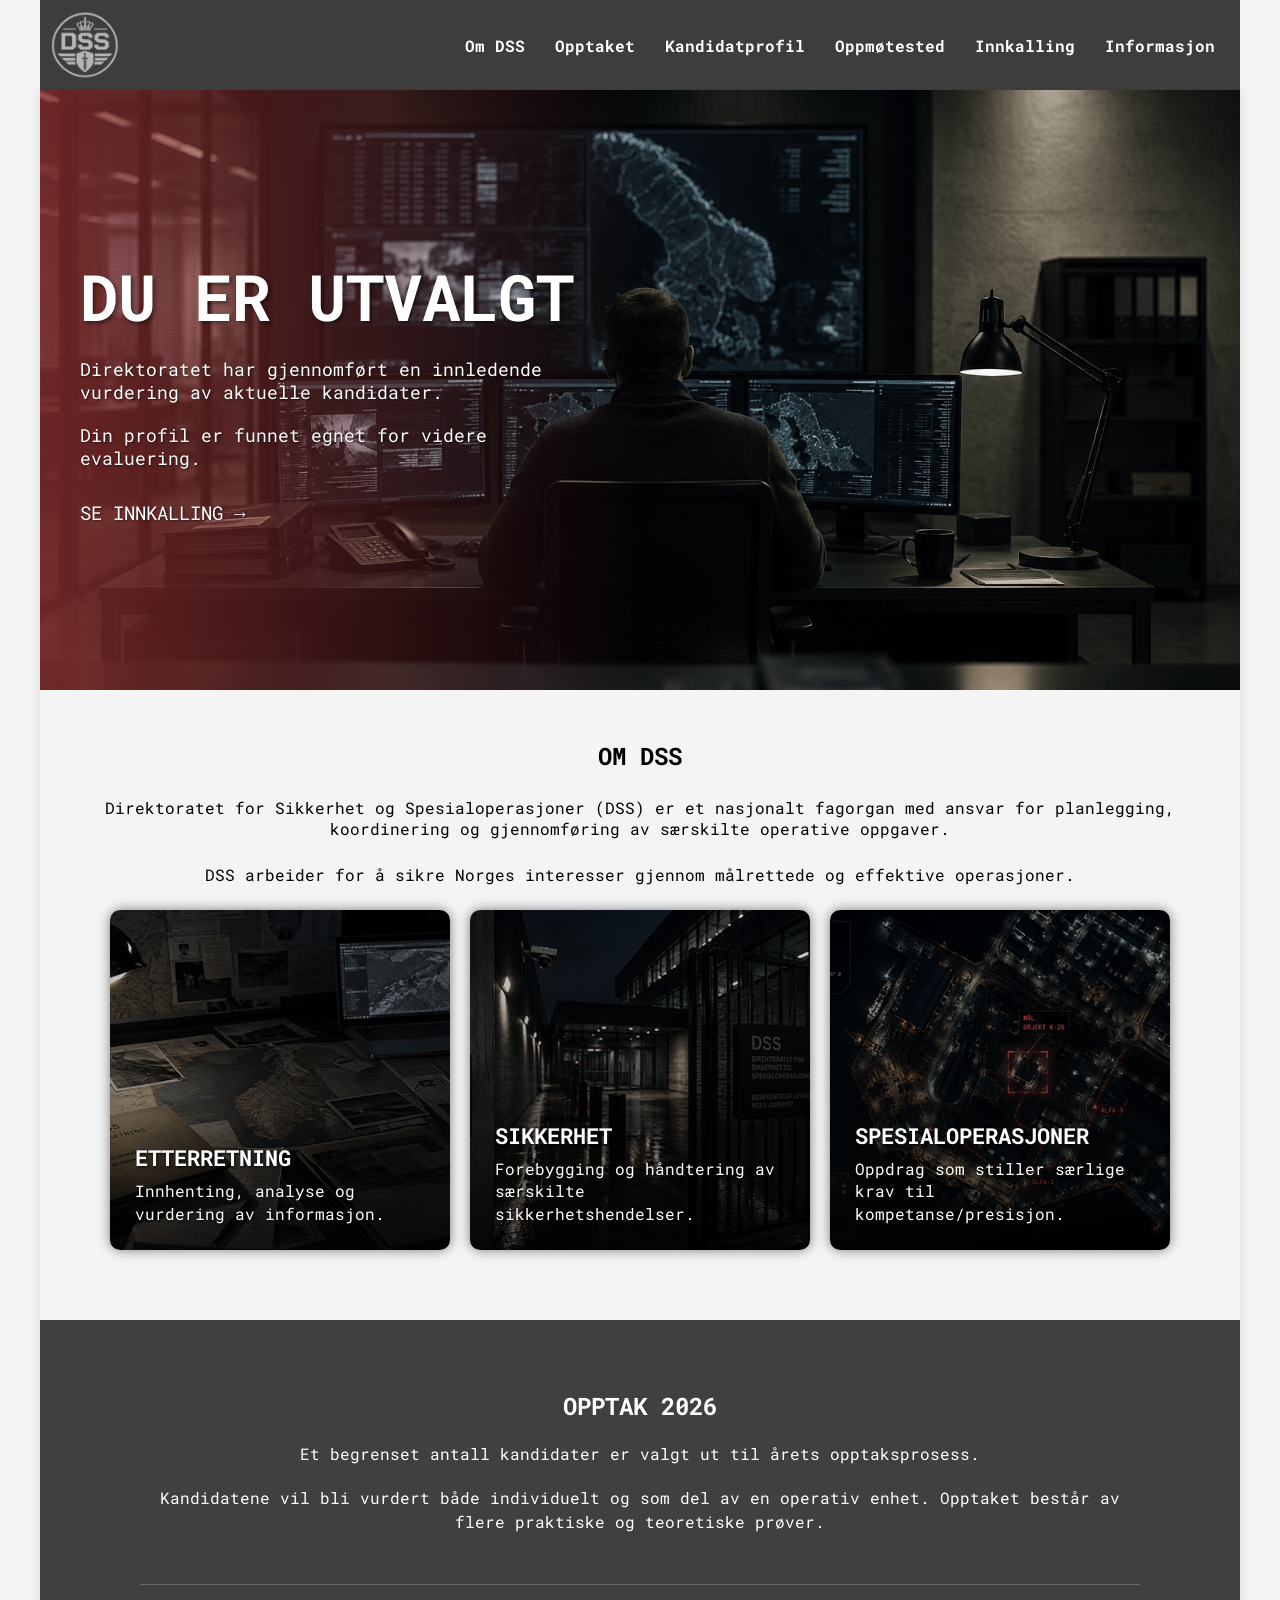
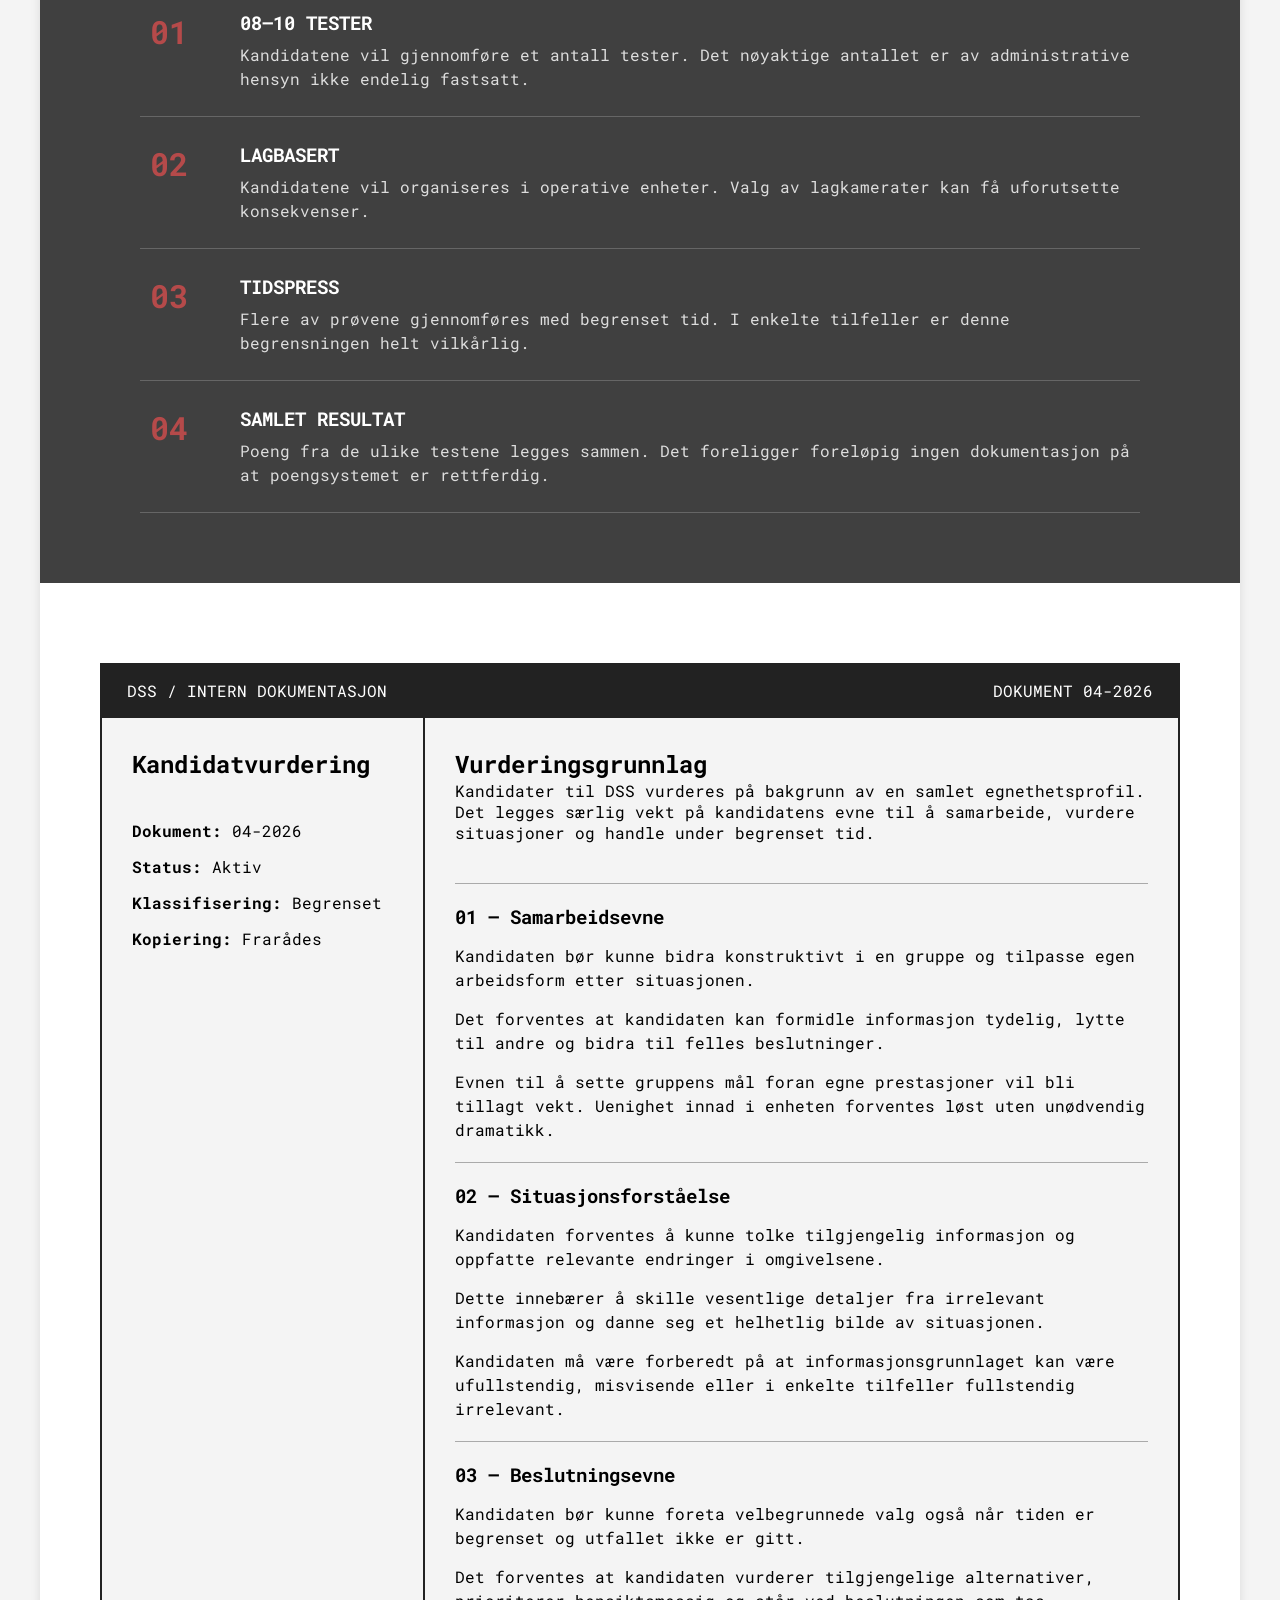
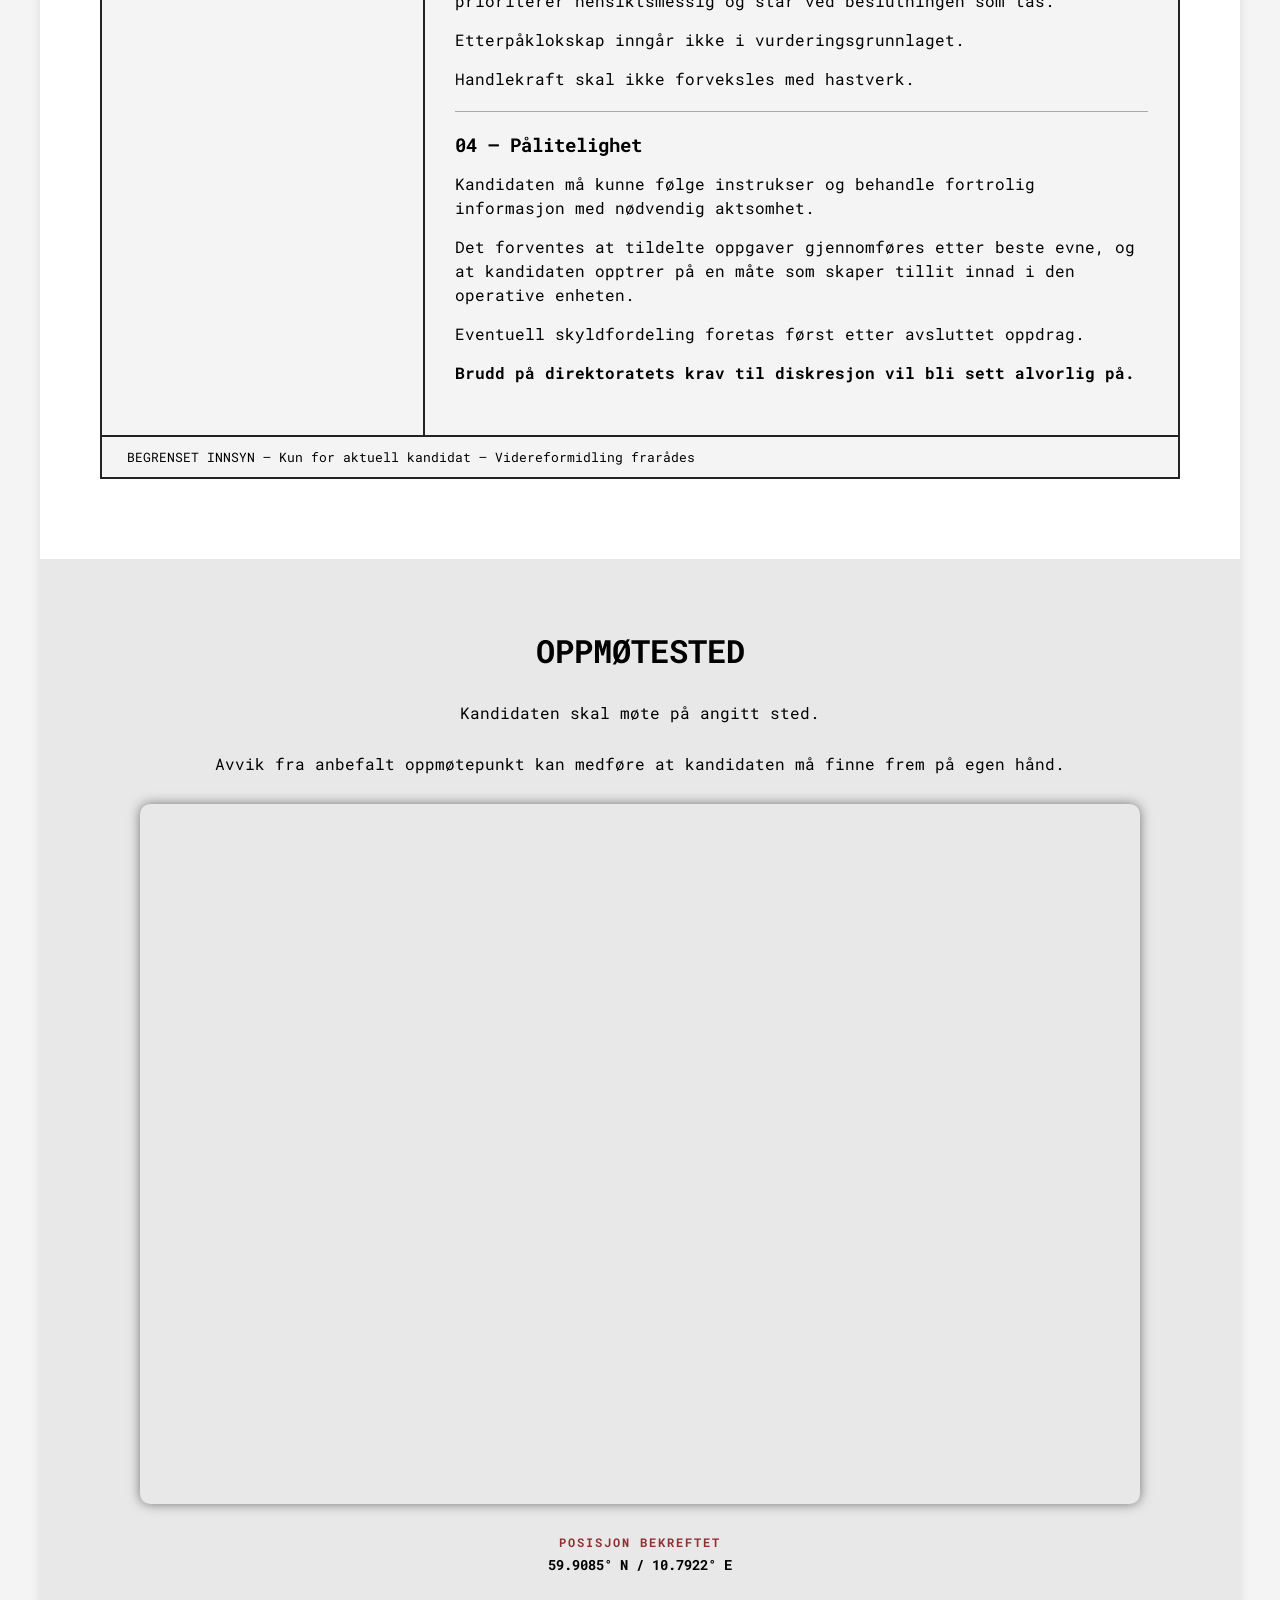
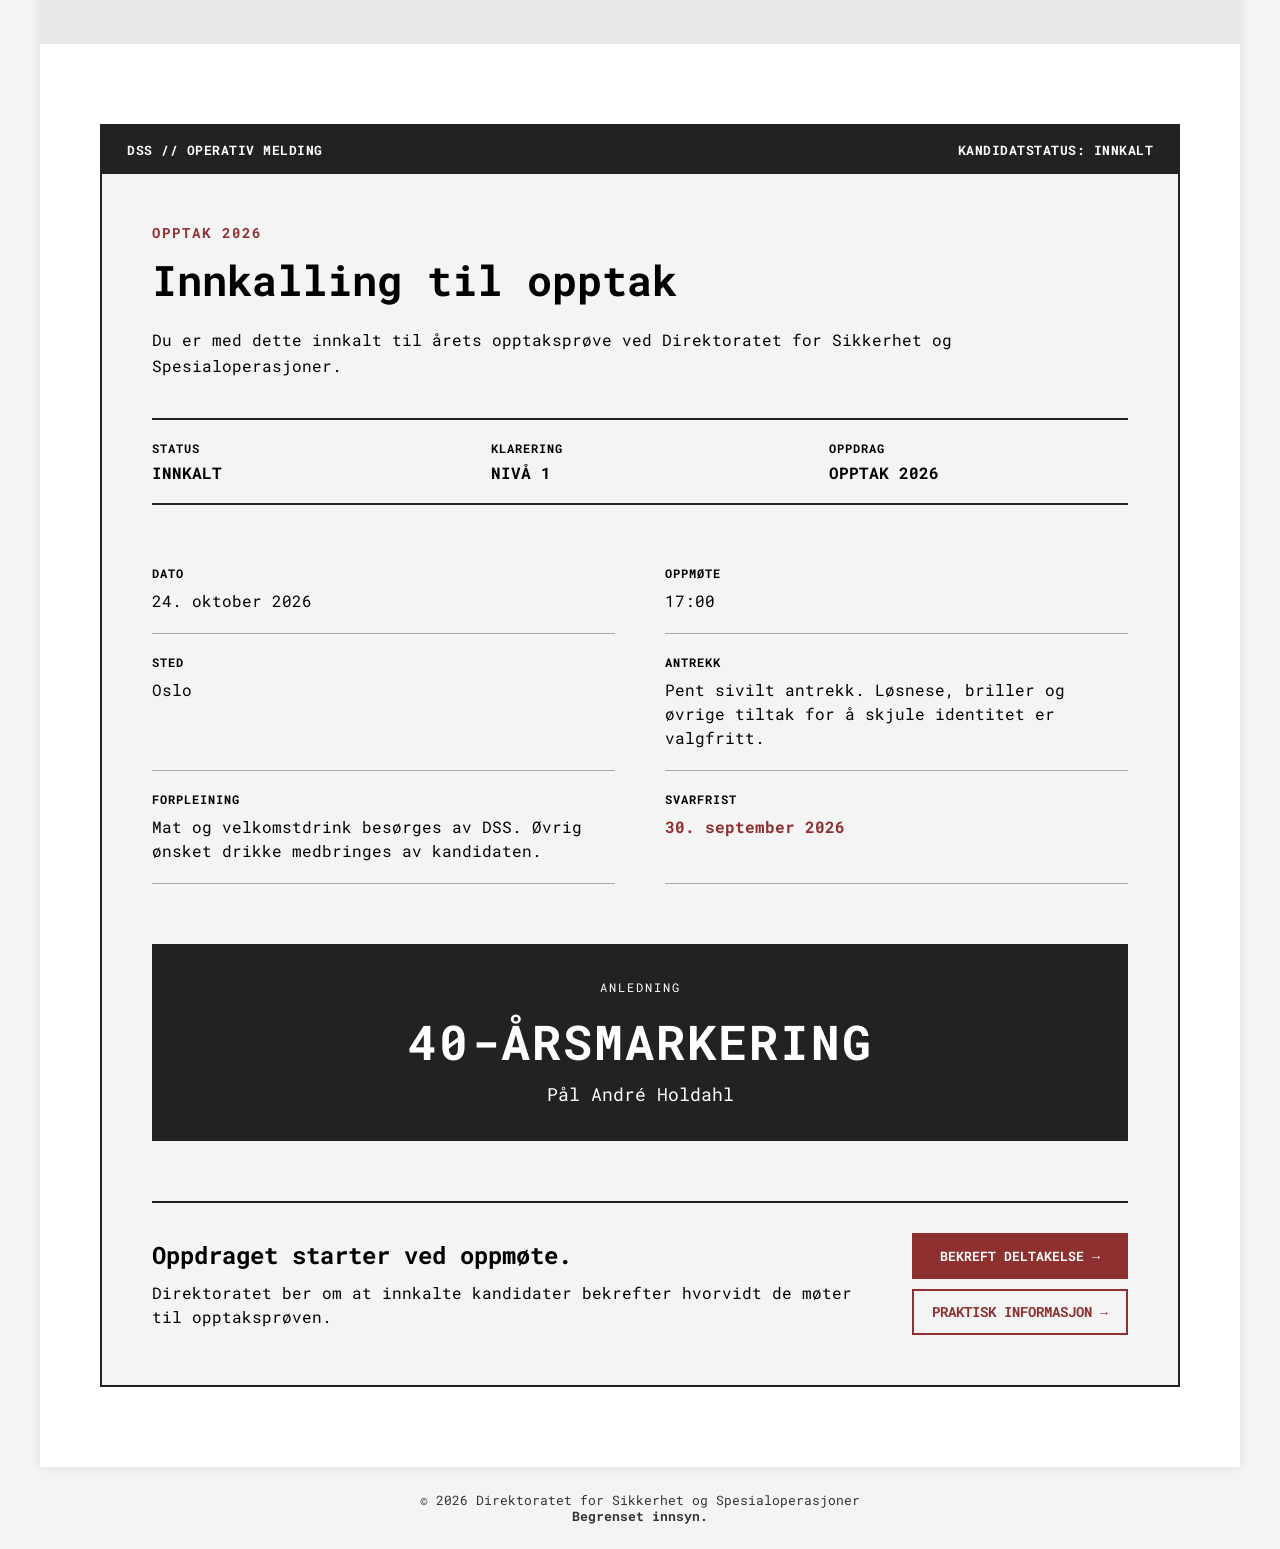
<file: index.html>
<!DOCTYPE html>
<html lang="no">
<head>
  <meta charset="UTF-8">
  <meta name="viewport" content="width=device-width, initial-scale=1.0">

  <link rel="preconnect" href="https://fonts.googleapis.com">
  <link rel="preconnect" href="https://fonts.gstatic.com" crossorigin>
  <link
    href="https://fonts.googleapis.com/css2?family=Roboto+Mono:ital,wght@0,100..700;1,100..700&display=swap"
    rel="stylesheet"
  >

  <link rel="icon" type="image/png" href="./icon/favicon-96x96.png" sizes="96x96" />
  <link rel="icon" type="image/svg+xml" href="./icon/favicon.svg" />
  <link rel="shortcut icon" href="./icon/favicon.ico" />
  <link rel="apple-touch-icon" sizes="180x180" href="./icon/apple-touch-icon.png" />
  <link rel="manifest" href="./icon/site.webmanifest" />

  <link rel="stylesheet" href="./styles.css">
  <script src="script.js" defer></script>
  <title>Direktoratet for Sikkerhet og Spesialoperasjoner</title>
</head>
<body>
  <header class="site-header">

    <a href="#hero" class="logo" aria-label="Til toppen"></a>

    <button class="menu-toggle" aria-label="Åpne meny">
      <span></span>
      <span></span>
      <span></span>
    </button>

    <nav class="site-nav">
      <ul>
        <li><a href="#about">Om DSS</a></li>
        <li><a href="#recruitment">Opptaket</a></li>
        <li><a href="#profile">Kandidatprofil</a></li>
        <li><a href="#map">Oppmøtested</a></li>
        <li><a href="#invitation">Innkalling</a></li>
        <li><a class="information-nav-link" href="informasjon.html">Informasjon</a></li>
      </ul>
    </nav>

  </header>

  <main class="page">

    <!-- Hero -->
    <section id="hero" class="hero">

      <video
        class="hero-video"
        autoplay
        muted
        loop
        playsinline
        poster="images/hero.png"
      >
        <source src="images/hero.mp4" type="video/mp4">
      </video>

      <div class="hero-content">
        <h1>DU ER UTVALGT</h1>

        <p>
          Direktoratet har gjennomført en innledende vurdering
          av aktuelle kandidater.
        </p>

        <p>
          Din profil er funnet egnet for videre evaluering.
        </p>

        <a href="#invitation">SE INNKALLING →</a>
      </div>

    </section>


    <!-- About DSS -->
    <section id="about" class="about">

      <h2>OM DSS</h2>

      <p>
        Direktoratet for Sikkerhet og Spesialoperasjoner (DSS) er et
        nasjonalt fagorgan med ansvar for planlegging, koordinering
        og gjennomføring av særskilte operative oppgaver.
      </p>

      <p>
        DSS arbeider for å sikre Norges interesser gjennom målrettede
        og effektive operasjoner.
      </p>

      <div class="card-group">

        <article class="card">
          <h3>ETTERRETNING</h3>
          <p>
            Innhenting, analyse og vurdering av informasjon.
          </p>
        </article>

        <article class="card">
          <h3>SIKKERHET</h3>
          <p>
            Forebygging og håndtering av særskilte sikkerhetshendelser.
          </p>
        </article>

        <article class="card">
          <h3>SPESIALOPERASJONER</h3>
          <p>
            Oppdrag som stiller særlige krav til kompetanse/presisjon.
          </p>
        </article>

      </div>

    </section>


    <!-- Recruitment -->
    <section id="recruitment" class="recruitment">

      <h2>OPPTAK 2026</h2>

      <p>
        Et begrenset antall kandidater er valgt ut til årets opptaksprosess.
      </p>

      <p>
        Kandidatene vil bli vurdert både individuelt og som del av
        en operativ enhet. Opptaket består av flere praktiske og
        teoretiske prøver.
      </p>

      <div class="task-list">

        <article class="task-item">
          <span class="task-number">01</span>

          <div class="task-content">
            <h3>08–10 TESTER</h3>

            <p>
              Kandidatene vil gjennomføre et antall tester. Det nøyaktige antallet er av administrative hensyn ikke endelig fastsatt.
            </p>
          </div>
        </article>

        <article class="task-item">
          <span class="task-number">02</span>

          <div class="task-content">
            <h3>LAGBASERT</h3>

            <p>
              Kandidatene vil organiseres i operative enheter. Valg av lagkamerater kan få uforutsette konsekvenser.
            </p>
          </div>
        </article>

        <article class="task-item">
          <span class="task-number">03</span>

          <div class="task-content">
            <h3>TIDSPRESS</h3>

            <p>
              Flere av prøvene gjennomføres med begrenset tid. I enkelte tilfeller er denne begrensningen helt vilkårlig.
            </p>
          </div>
        </article>

        <article class="task-item">
          <span class="task-number">04</span>

          <div class="task-content">
            <h3>SAMLET RESULTAT</h3>

            <p>
              Poeng fra de ulike testene legges sammen. Det foreligger foreløpig ingen dokumentasjon på at poengsystemet er rettferdig.
            </p>
          </div>
        </article>

      </div>

    </section>

    <!-- Candidate profile -->
    <section id="profile" class="candidate-profile">

      <div class="candidate-header">
        <p>DSS / INTERN DOKUMENTASJON</p>
        <p>DOKUMENT 04-2026</p>
      </div>

      <div class="candidate-content">

        <aside class="candidate-sidebar">

          <h2>Kandidatvurdering</h2>

          <div class="candidate-meta">
            <p><strong>Dokument:</strong> 04-2026</p>
            <p><strong>Status:</strong> Aktiv</p>
            <p><strong>Klassifisering:</strong> Begrenset</p>
            <p><strong>Kopiering:</strong> Frarådes</p>
          </div>

        </aside>

        <div class="candidate-main">

          <h2>Vurderingsgrunnlag</h2>

          <p>
            Kandidater til DSS vurderes på bakgrunn av en samlet
            egnethetsprofil. Det legges særlig vekt på kandidatens
            evne til å samarbeide, vurdere situasjoner og handle
            under begrenset tid.
          </p>

          <div class="assessment">

            <article class="assessment-item">
              <h3>01 — Samarbeidsevne</h3>

              <p>
                Kandidaten bør kunne bidra konstruktivt i en gruppe
                og tilpasse egen arbeidsform etter situasjonen.
              </p>

              <p>
                Det forventes at kandidaten kan formidle informasjon
                tydelig, lytte til andre og bidra til felles beslutninger.
              </p>

              <p>
                Evnen til å sette gruppens mål foran egne prestasjoner
                vil bli tillagt vekt. Uenighet innad i enheten forventes
                løst uten unødvendig dramatikk.
              </p>
            </article>


            <article class="assessment-item">
              <h3>02 — Situasjonsforståelse</h3>

              <p>
                Kandidaten forventes å kunne tolke tilgjengelig informasjon
                og oppfatte relevante endringer i omgivelsene.
              </p>

              <p>
                Dette innebærer å skille vesentlige detaljer fra irrelevant
                informasjon og danne seg et helhetlig bilde av situasjonen.
              </p>

              <p>
                Kandidaten må være forberedt på at informasjonsgrunnlaget
                kan være ufullstendig, misvisende eller i enkelte tilfeller
                fullstendig irrelevant.
              </p>
            </article>


            <article class="assessment-item">
              <h3>03 — Beslutningsevne</h3>

              <p>
                Kandidaten bør kunne foreta velbegrunnede valg også når
                tiden er begrenset og utfallet ikke er gitt.
              </p>

              <p>
                Det forventes at kandidaten vurderer tilgjengelige
                alternativer, prioriterer hensiktsmessig og står ved
                beslutningen som tas.
              </p>

              <p>
                Etterpåklokskap inngår ikke i vurderingsgrunnlaget.
              </p>

              <p>
                Handlekraft skal ikke forveksles med hastverk.
              </p>
            </article>


            <article class="assessment-item">
              <h3>04 — Pålitelighet</h3>

              <p>
                Kandidaten må kunne følge instrukser og behandle fortrolig
                informasjon med nødvendig aktsomhet.
              </p>

              <p>
                Det forventes at tildelte oppgaver gjennomføres etter
                beste evne, og at kandidaten opptrer på en måte som
                skaper tillit innad i den operative enheten.
              </p>

              <p>
                Eventuell skyldfordeling foretas først etter avsluttet oppdrag.
              </p>

              <p>
                <strong>
                  Brudd på direktoratets krav til diskresjon
                  vil bli sett alvorlig på.
                </strong>
              </p>
            </article>

          </div>

        </div>

      </div>

      <div class="candidate-footer">
        <p>
          BEGRENSET INNSYN — Kun for aktuell kandidat —
          Videreformidling frarådes
        </p>
      </div>

    </section>

    <!-- Map -->
    <section id="map" class="map">

      <h2>OPPMØTESTED</h2>

      <p>
        Kandidaten skal møte på angitt sted.
      </p>
      <p>
        Avvik fra anbefalt oppmøtepunkt kan medføre
        at kandidaten må finne frem på egen hånd.
      </p>

      <div class="map-container">
        <iframe
          src="https://www.google.com/maps/embed?pb=!1m18!1m12!1m3!1d2000.42247925901!2d10.79221801731768!3d59.908535540003626!2m3!1f0!2f0!3f0!3m2!1i1024!2i768!4f13.1!3m3!1m2!1s0x46416effe965f95f%3A0x750b5463898d2338!2sEtterstad%20Kolonihage!5e0!3m2!1sen!2sno!4v1787733364724!5m2!1sen!2sno"
          title="Kart over oppmøtested"
          loading="lazy"
          allowfullscreen
          referrerpolicy="strict-origin-when-cross-origin">
        </iframe>
      </div>

      <div class="location-status">
        <span>POSISJON BEKREFTET</span>
        <strong>59.9085° N / 10.7922° E</strong>
      </div>

    </section>


    <!-- Invitation -->
    <section id="invitation" class="invitation">

      <div class="invitation-header">
        <p>DSS // OPERATIV MELDING</p>
        <p>KANDIDATSTATUS: INNKALT</p>
      </div>

      <div class="invitation-content">

        <div class="invitation-title">

          <p class="eyebrow">OPPTAK 2026</p>

          <h2>Innkalling til opptak</h2>

          <p class="invitation-intro">
            Du er med dette innkalt til årets opptaksprøve
            ved Direktoratet for Sikkerhet og Spesialoperasjoner.
          </p>

        </div>


        <div class="candidate-status">

          <div>
            <span>STATUS</span>
            <strong>INNKALT</strong>
          </div>

          <div>
            <span>KLARERING</span>
            <strong>NIVÅ 1</strong>
          </div>

          <div>
            <span>OPPDRAG</span>
            <strong>OPPTAK 2026</strong>
          </div>

        </div>


        <div class="invitation-details">

          <div class="invitation-detail">
            <span class="detail-label">DATO</span>
            <span class="detail-value">24. oktober 2026</span>
          </div>

          <div class="invitation-detail">
            <span class="detail-label">OPPMØTE</span>
            <span class="detail-value">17:00</span>
          </div>

          <div class="invitation-detail">
            <span class="detail-label">STED</span>
            <span class="detail-value">Oslo</span>
          </div>
          <div class="invitation-detail">
            <span class="detail-label">ANTREKK</span>
            <span class="detail-value">
              Pent sivilt antrekk. Løsnese, briller og øvrige tiltak for å skjule identitet er valgfritt.
            </span>
          </div>

          <div class="invitation-detail">
            <span class="detail-label">FORPLEINING</span>
            <span class="detail-value">
              Mat og velkomstdrink besørges av DSS. Øvrig ønsket drikke medbringes av kandidaten.
            </span>
          </div>

          <div class="invitation-detail invitation-detail--important">
            <span class="detail-label">SVARFRIST</span>
            <span class="detail-value">
              30. september 2026
            </span>
          </div>
        </div>
        <div class="occasion">
          <p class="occasion-label">ANLEDNING</p>
          <h3>40-ÅRSMARKERING</h3>
          <p>Pål André Holdahl</p>
        </div>

        <div class="confirmation">
          <div>
            <h3>Oppdraget starter ved oppmøte.</h3>
            <p>
              Direktoratet ber om at innkalte kandidater bekrefter
              hvorvidt de møter til opptaksprøven.
            </p>
          </div>
          <div class="confirmation-actions">
            <button class="confirmation-button" type="button">
              BEKREFT DELTAKELSE →
            </button>
            <a class="information-button" href="informasjon.html">PRAKTISK INFORMASJON →</a>
          </div>
        </div>
      </div>
    </section>
    <div class="modal" id="registration-modal">
      <div class="modal-content">
        <div class="modal-header">
          <p>DSS // KANDIDATREGISTRERING</p>
          <button
            class="modal-close"
            type="button"
            aria-label="Lukk registrering"
          >
            ×
          </button>
        </div>
        <div class="modal-body">
          <p class="modal-eyebrow">REGISTRER KANDIDAT</p>
          <h2>Bekreft deltakelse</h2>
          <p class="modal-intro">
            Fyll inn navn og ønsket kodenavn.
          </p>
          <p>Eksempler på kodenavn:</p>
          <p><strong>Agent67, Solid Slange, Bames Jond, Dr.Nja, 006&frac12;</strong></p>
          <br>
          <p><i>DSS fraskriver seg ansvar for tvilsomme kodenavn.</i></p>
          <br>
          <form id="registration-form">
            <div class="form-group">
              <label for="candidate-name">Navn</label>
              <input
                type="text"
                id="candidate-name"
                name="candidateName"
                placeholder="Skriv inn fullt navn"
                required
                minlength="2"
                maxlength="100"
                autocomplete="name"
              >
            </div>
            <div class="form-group">
              <label for="codename">Kodenavn</label>
              <input
                type="text"
                id="codename"
                name="codename"
                placeholder="Velg ditt kodenavn"
                required
                minlength="2"
                maxlength="30"
                autocomplete="off"
              >
            </div>
            <button class="form-submit" type="submit">
              REGISTRER KANDIDAT →
            </button>
          </form>
        </div>
      </div>
      <!-- Registration success -->
      <div class="registration-success">
          <img
            src="images/agent.gif"
            alt=""
            class="success-gif"
          >
          <p class="success-eyebrow">DSS // KANDIDATREGISTRERING</p>
          <h2>KANDIDAT REGISTRERT</h2>
          <p>
            Kodenavn: <strong id="registered-codename"></strong>
          </p>
          <p id="success-message"></p>
      </div>
    </div>
  </main>


  <footer class="site-footer">
    <p>
      &copy; 2026 Direktoratet for Sikkerhet og Spesialoperasjoner
    </p>

    <p>
      <strong>Begrenset innsyn.</strong>
    </p>
  </footer>

</body>
</html>
</file>
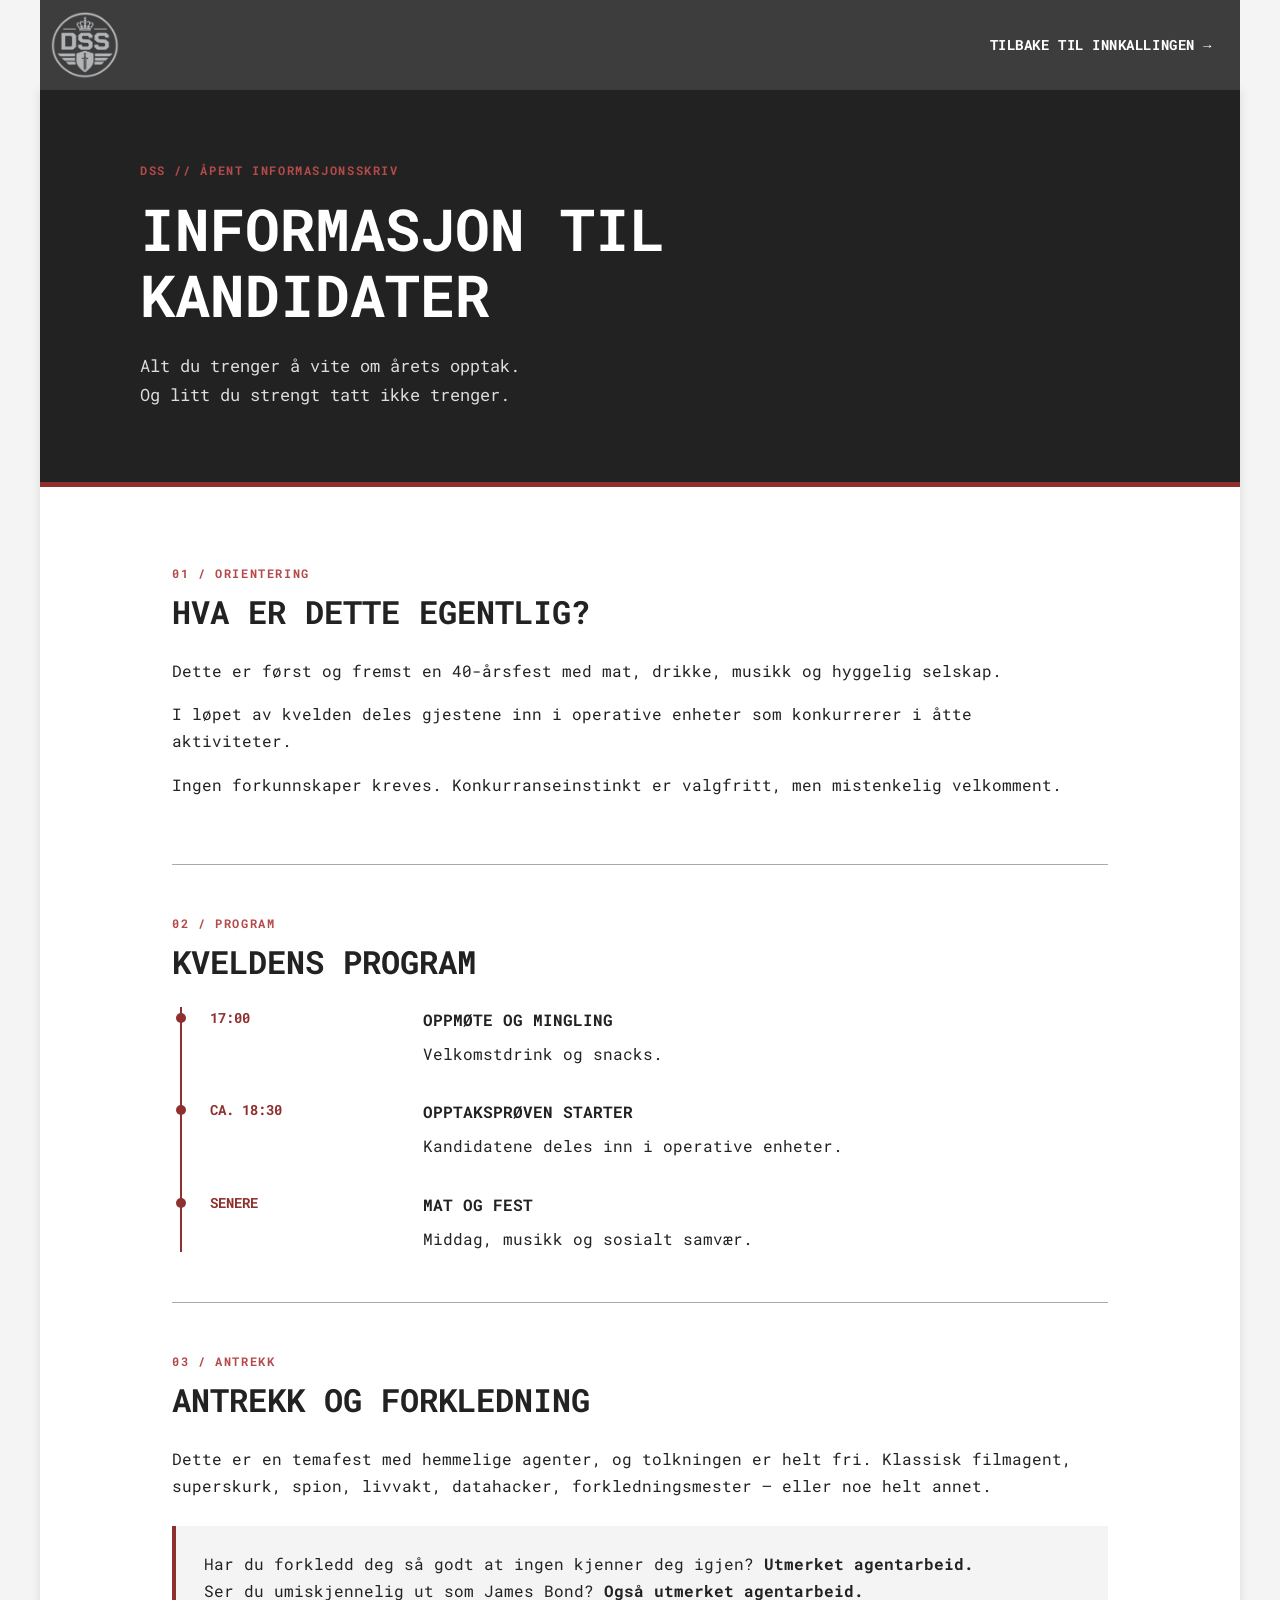
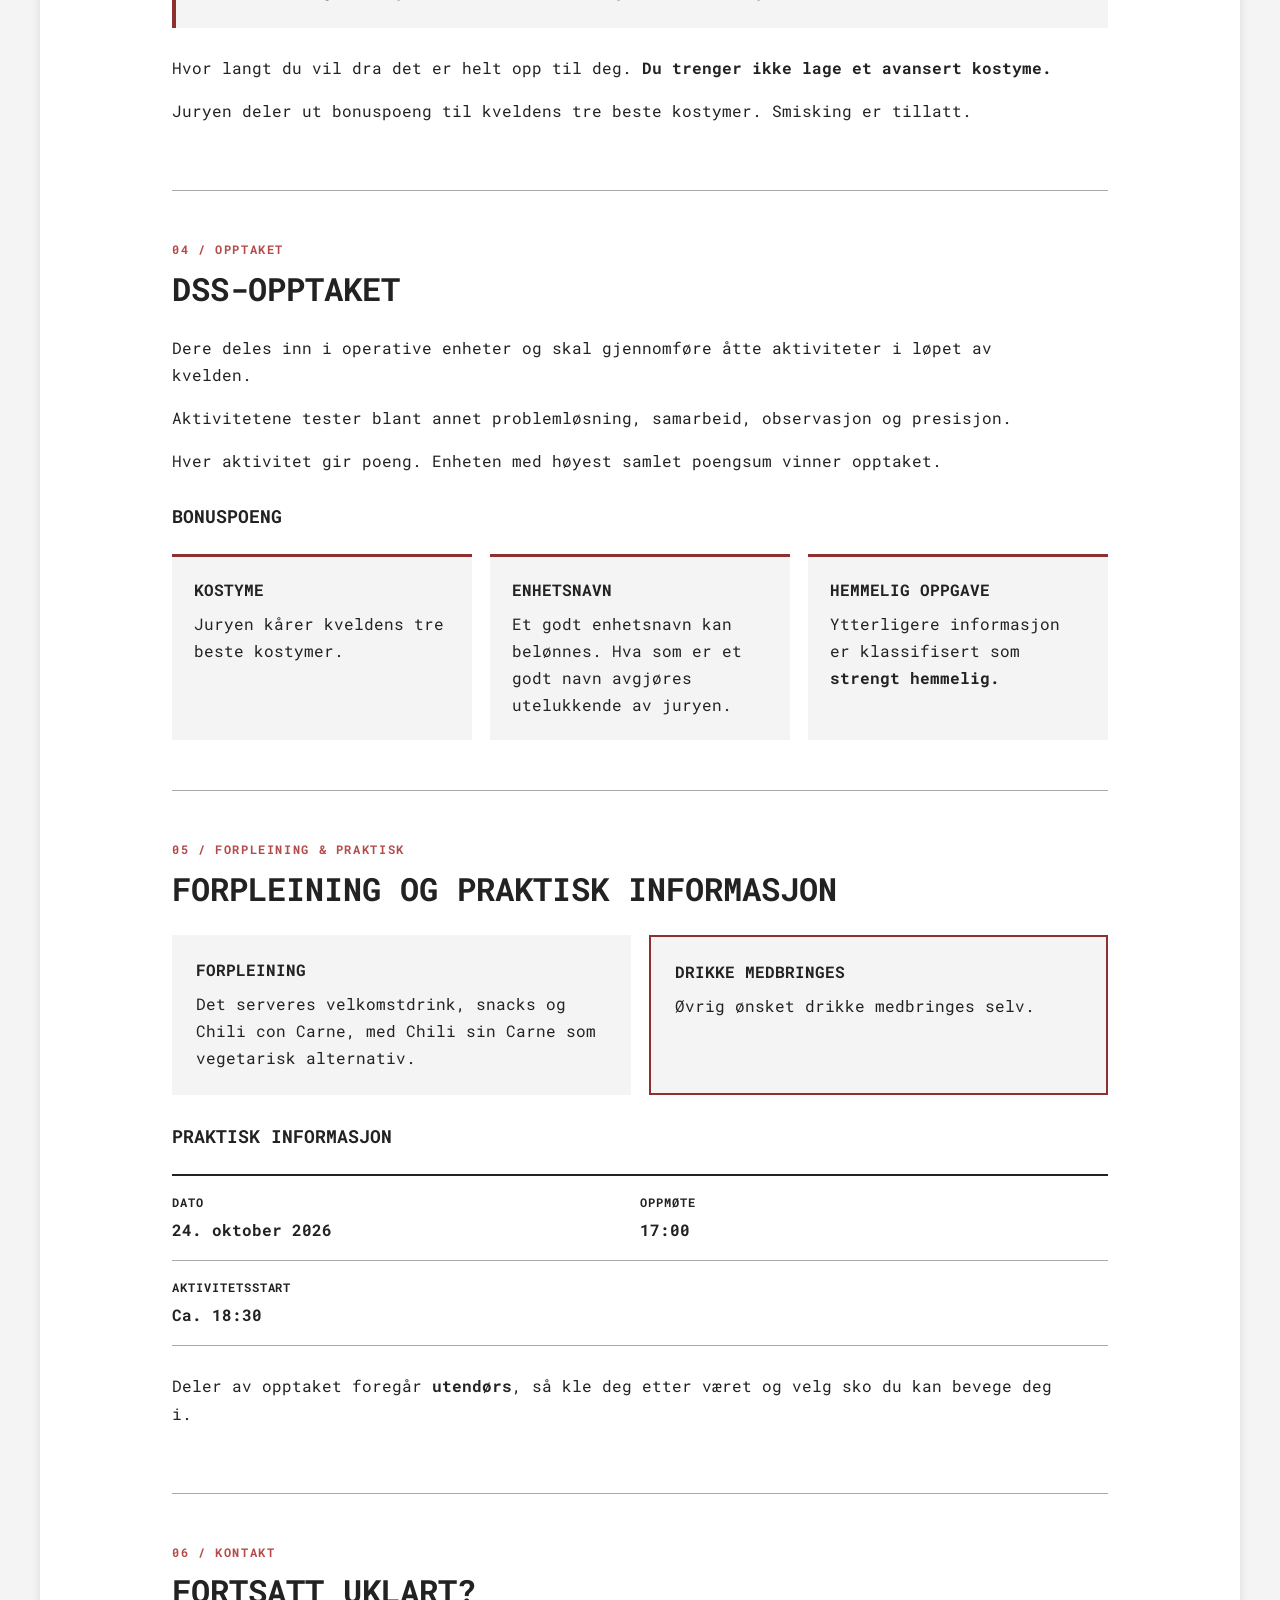
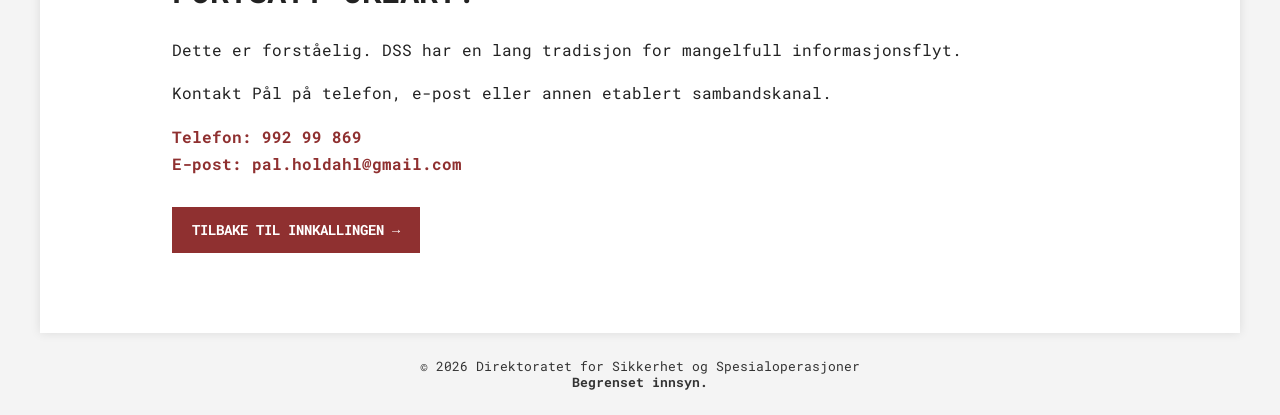
<file: informasjon.html>
<!DOCTYPE html>
<html lang="no">
<head>
  <meta charset="UTF-8">
  <meta name="viewport" content="width=device-width, initial-scale=1.0">
  <link rel="preconnect" href="https://fonts.googleapis.com">
  <link rel="preconnect" href="https://fonts.gstatic.com" crossorigin>
  <link href="https://fonts.googleapis.com/css2?family=Roboto+Mono:ital,wght@0,100..700;1,100..700&display=swap" rel="stylesheet">
  <link rel="icon" type="image/png" href="icon/favicon-96x96.png" sizes="96x96">
  <link rel="icon" type="image/svg+xml" href="icon/favicon.svg">
  <link rel="shortcut icon" href="icon/favicon.ico">
  <link rel="apple-touch-icon" sizes="180x180" href="icon/apple-touch-icon.png">
  <link rel="manifest" href="icon/site.webmanifest">
  <link rel="stylesheet" href="styles.css">
  <link rel="stylesheet" href="informasjon.css">
  <title>Informasjon til kandidater | DSS</title>
</head>
<body>
  <header class="site-header information-header">
    <a href="index.html" class="logo" aria-label="DSS – tilbake til forsiden"></a>
    <nav aria-label="Sidenavigasjon">
      <a class="header-back-link" href="index.html#invitation">TILBAKE TIL INNKALLINGEN →</a>
    </nav>
  </header>

  <main class="page information-page">
    <div class="information-hero">
      <div class="information-hero-inner">
        <p class="information-kicker">DSS // ÅPENT INFORMASJONSSKRIV</p>
        <h1>INFORMASJON TIL KANDIDATER</h1>
        <p>Alt du trenger å vite om årets opptak.<br>Og litt du strengt tatt ikke trenger.</p>
      </div>
    </div>

    <div class="information-content">
      <section class="information-section" aria-labelledby="what-heading">
        <p class="section-index" aria-hidden="true">01 / ORIENTERING</p>
        <h2 id="what-heading">HVA ER DETTE EGENTLIG?</h2>
        <p>Dette er først og fremst en 40-årsfest med mat, drikke, musikk og hyggelig selskap.</p>
        <p>I løpet av kvelden deles gjestene inn i operative enheter som konkurrerer i åtte aktiviteter.</p>
        <p>Ingen forkunnskaper kreves. Konkurranseinstinkt er valgfritt, men mistenkelig velkomment.</p>
      </section>

      <section class="information-section" aria-labelledby="program-heading">
        <p class="section-index" aria-hidden="true">02 / PROGRAM</p>
        <h2 id="program-heading">KVELDENS PROGRAM</h2>
        <ol class="program-timeline">
          <li><span class="program-time">17:00</span><div><h3>OPPMØTE OG MINGLING</h3><p>Velkomstdrink og snacks.</p></div></li>
          <li><span class="program-time">CA. 18:30</span><div><h3>OPPTAKSPRØVEN STARTER</h3><p>Kandidatene deles inn i operative enheter.</p></div></li>
          <li><span class="program-time">SENERE</span><div><h3>MAT OG FEST</h3><p>Middag, musikk og sosialt samvær.</p></div></li>
        </ol>
      </section>

      <section class="information-section" aria-labelledby="outfit-heading">
        <p class="section-index" aria-hidden="true">03 / ANTREKK</p>
        <h2 id="outfit-heading">ANTREKK OG FORKLEDNING</h2>
        <p>Dette er en temafest med hemmelige agenter, og tolkningen er helt fri. Klassisk filmagent, superskurk, spion, livvakt, datahacker, forkledningsmester – eller noe helt annet.</p>
        <div class="information-note">
          <p>Har du forkledd deg så godt at ingen kjenner deg igjen? <strong>Utmerket agentarbeid.</strong> <br> Ser du umiskjennelig ut som James Bond? <strong>Også utmerket agentarbeid.</strong></p>
        </div>
        <p>Hvor langt du vil dra det er helt opp til deg. <strong>Du trenger ikke lage et avansert kostyme.</strong></p>
        <p>Juryen deler ut bonuspoeng til kveldens tre beste kostymer. Smisking er tillatt.</p>
      </section>

      <section class="information-section" aria-labelledby="admission-heading">
        <p class="section-index" aria-hidden="true">04 / OPPTAKET</p>
        <h2 id="admission-heading">DSS-OPPTAKET</h2>
        <p>Dere deles inn i operative enheter og skal gjennomføre åtte aktiviteter i løpet av kvelden.</p>
        <p>Aktivitetene tester blant annet problemløsning, samarbeid, observasjon og presisjon.</p>
        <p>Hver aktivitet gir poeng. Enheten med høyest samlet poengsum vinner opptaket.</p>
        <h3 class="bonus-heading">BONUSPOENG</h3>
        <div class="bonus-list">
          <div><h4>KOSTYME</h4><p>Juryen kårer kveldens tre beste kostymer.</p></div>
          <div><h4>ENHETSNAVN</h4><p>Et godt enhetsnavn kan belønnes. Hva som er et godt navn avgjøres utelukkende av juryen.</p></div>
          <div><h4>HEMMELIG OPPGAVE</h4><p>Ytterligere informasjon er klassifisert som <strong>strengt hemmelig.</strong></p></div>
        </div>
      </section>

      <section class="information-section" aria-labelledby="food-heading">
        <p class="section-index" aria-hidden="true">05 / FORPLEINING &amp; PRAKTISK</p>
        <h2 id="food-heading">FORPLEINING OG PRAKTISK INFORMASJON</h2>
        <div class="food-summary">
          <div><h3>FORPLEINING</h3><p>Det serveres velkomstdrink, snacks og Chili con Carne, med Chili sin Carne som vegetarisk alternativ.</p></div>
          <div><h3>DRIKKE MEDBRINGES</h3><p>Øvrig ønsket drikke medbringes selv.</p></div>
        </div>
        <h3 class="practical-heading">PRAKTISK INFORMASJON</h3>
        <dl class="practical-facts">
          <div><dt>DATO</dt><dd>24. oktober 2026</dd></div>
          <div><dt>OPPMØTE</dt><dd>17:00</dd></div>
          <div><dt>AKTIVITETSSTART</dt><dd>Ca. 18:30</dd></div>
          <!-- <div><dt>SVARFRIST</dt><dd>30. september 2026</dd></div> -->
        </dl>
        <p>Deler av opptaket foregår <strong>utendørs</strong>, så kle deg etter været og velg sko du kan bevege deg i.</p>
      </section>

      <section class="information-section information-contact" aria-labelledby="contact-heading">
        <p class="section-index" aria-hidden="true">06 / KONTAKT</p>
        <h2 id="contact-heading">FORTSATT UKLART?</h2>
        <p>Dette er forståelig. DSS har en lang tradisjon for mangelfull informasjonsflyt.</p>
        <p>Kontakt Pål på telefon, e-post eller annen etablert sambandskanal.</p>
        <p class="contact-placeholder">Telefon: 992 99 869<br>E-post: pal.holdahl@gmail.com</p>
        <a class="return-link" href="index.html#invitation">TILBAKE TIL INNKALLINGEN →</a>
      </section>
    </div>
  </main>

  <footer class="site-footer">
    <p>&copy; 2026 Direktoratet for Sikkerhet og Spesialoperasjoner</p>
    <p><strong>Begrenset innsyn.</strong></p>
  </footer>
</body>
</html>
</file>
<file: styles.css>
/* =========================
   Variables
========================= */

:root {
  /* Colors */
  --color-dark: #333;
  --color-darker: #222;
  --color-light: #f4f4f4;
  --color-muted: #ddd;
  --color-border: #aaa;
  --color-accent: #8f3030;
  --color-accent-light: #b54a4a;
  --color-accent-dark: #6f2424;
  --color-white: #fff;

  /* Typography */
  --font-family: "Roboto Mono", monospace;

  /* Layout */
  --page-width: 1200px;
  --content-width: 1100px;
}


/* =========================
   Reset
========================= */

* {
  margin: 0;
  padding: 0;
  box-sizing: border-box;
}


/* =========================
   Base styles
========================= */

html {
  font-size: 16px;
  scroll-behavior: smooth;
  scroll-padding-top: 90px;
}

body {
  display: flex;
  flex-direction: column;
  align-items: center;

  min-height: 100vh;

  font-family: var(--font-family);
  background-color: var(--color-light);
}

a {
  color: inherit;
  text-decoration: none;
}

h1 {
  font-size: 4rem;
}


/* =========================
   Shared page width
========================= */

.site-header,
.page,
.site-footer {
  width: 100%;
  max-width: var(--page-width);
}


/* =========================
   Header & Navigation
========================= */

.site-header {
  position: fixed;
  top: 0;
  z-index: 1000;

  display: flex;
  justify-content: space-between;
  align-items: center;

  min-height: 90px;

  background-color: rgba(51, 51, 51, 0.95);
  color: var(--color-white);
}

.logo {
  flex-shrink: 0;

  width: 70px;
  height: 70px;
  margin: 10px;

  background-image: url("images/logo.png");
  background-repeat: no-repeat;
  background-size: contain;
  background-position: center;
}

nav {
  display: flex;
  justify-content: center;
  align-items: center;

  padding: 10px;
}

nav ul {
  display: flex;
  justify-content: space-between;

  list-style: none;
}

nav li {
  margin: 0 15px;
}

nav a {
  color: var(--color-white);
  font-weight: bold;
}

nav a:hover {
  text-decoration: underline;
}

.menu-toggle {
  display: none;

  width: 45px;
  height: 45px;

  padding: 8px;

  border: none;
  background: transparent;

  cursor: pointer;
}

.menu-toggle span {
  display: block;

  width: 100%;
  height: 3px;

  margin: 5px 0;

  background-color: var(--color-white);

  transition: transform 0.2s ease, opacity 0.2s ease;
}


/* =========================
   Main page
========================= */

.page {
  margin-top: 90px;

  background-color: var(--color-white);

  box-shadow: 0 0 10px rgba(0, 0, 0, 0.1);
}


/* =========================
   Hero
========================= */

.hero {
  position: relative;
  display: flex;
  justify-content: flex-start;
  align-items: center;

  width: 100%;
  height: 600px;

  overflow: hidden;

  /* background-image: url("images/hero.png");
  background-size: cover;
  background-position: center; */
}

.hero-video {
  position: absolute;
  inset: 0;

  width: 100%;
  height: 100%;

  object-fit: cover;
  object-position: center;

  z-index: 0;
}

.hero-content {
  position: relative;
  z-index: 1;
  display: flex;
  flex-direction: column;
  justify-content: center;
  align-items: flex-start;

  width: 50%;
  height: 100%;
  padding: 40px;

  gap: 20px;

  background: linear-gradient(
    to right,
    rgba(152, 51, 51, 0.7),
    rgba(238, 25, 25, 0)
  );

  color: var(--color-white);
}

.hero-content h1 {
  text-shadow: 2px 2px 4px rgba(0, 0, 0, 0.5);
}

.hero-content p {
  font-size: 1.1rem;

  text-shadow: 1px 1px 2px rgba(0, 0, 0, 0.5);
}

.hero-content a {
  margin-top: 10px;

  font-size: 1.2rem;

  text-shadow: 1px 1px 2px rgba(0, 0, 0, 0.5);
}

.hero-content a:hover {
  color: #ffcccc;
  text-decoration: underline;
}


/* =========================
   About DSS
========================= */

.about {
  display: flex;
  flex-direction: column;
  align-items: center;

  gap: 25px;
  padding: 50px 30px 70px;

  background-color: var(--color-light);

  text-align: center;
}

.card-group {
  display: flex;
  justify-content: center;
  align-items: stretch;
  flex-wrap: wrap;

  width: 100%;
  gap: 20px;
}

.card {
  display: flex;
  flex-direction: column;
  justify-content: flex-end;
  align-items: flex-start;

  flex: 0 0 340px;
  height: 340px;

  padding: 25px;

  border-radius: 10px;

  background-size: cover;
  background-position: center;

  color: var(--color-white);
  text-align: left;

  box-shadow: 0 0 12px rgba(0, 0, 0, 0.5);

  transition: transform 0.2s ease;
}

.card:hover {
  transform: translateY(-5px);
}

.card h3 {
  margin-bottom: 8px;

  font-size: 1.4rem;

  text-shadow: 1px 1px 3px #000;
}

.card p {
  font-size: 1rem;
  line-height: 1.4;

  text-shadow: 1px 1px 3px #000;
}

.card:nth-child(1) {
  background-image:
    linear-gradient(
      rgba(0, 0, 0, 0.15),
      rgba(0, 0, 0, 0.65)
    ),
    url("images/etterretning.png");
}

.card:nth-child(2) {
  background-image:
    linear-gradient(
      rgba(0, 0, 0, 0.15),
      rgba(0, 0, 0, 0.65)
    ),
    url("images/sikkerhet.png");
}

.card:nth-child(3) {
  background-image:
    linear-gradient(
      rgba(0, 0, 0, 0.15),
      rgba(0, 0, 0, 0.65)
    ),
    url("images/spesialoperasjoner.png");
}


/* =========================
   Recruitment
========================= */

.recruitment {
  display: flex;
  flex-direction: column;
  align-items: center;

  gap: 20px;
  padding: 70px 40px;

  background-color: #404040;
  color: var(--color-white);
}

.recruitment > p {
  max-width: 1000px;

  line-height: 1.5;
  text-align: center;
}

.task-list {
  display: flex;
  flex-direction: column;

  width: 100%;
  max-width: 1000px;

  margin-top: 30px;
}

.task-item {
  display: flex;
  align-items: flex-start;

  gap: 30px;
  padding: 25px 10px;

  border-top: 1px solid #666;

  transition:
    transform 0.2s ease,
    background-color 0.2s ease;
}

.task-item:last-child {
  border-bottom: 1px solid #666;
}

.task-item:hover {
  transform: scale(1.02);
  background-color: #2d2d2d;
}

.task-number {
  flex: 0 0 60px;

  font-size: 2rem;
  font-weight: bold;
  color: var(--color-accent-light);
}

.task-content {
  display: flex;
  flex-direction: column;

  gap: 8px;
}

.task-content h3 {
  font-size: 1.2rem;
}

.task-content p {
  line-height: 1.5;
  color: var(--color-muted);
}


/* =========================
   Candidate Profile
========================= */

.candidate-profile {
  width: 90%;
  max-width: var(--content-width);

  margin: 80px auto;

  border: 2px solid var(--color-darker);

  background-color: var(--color-light);
}

.candidate-header {
  display: flex;
  justify-content: space-between;
  align-items: center;

  padding: 15px 25px;

  border-bottom: 2px solid var(--color-darker);

  background-color: var(--color-darker);
  color: var(--color-white);
}

.candidate-content {
  display: flex;
}

.candidate-sidebar {
  flex: 0 0 30%;

  padding: 30px;

  border-right: 2px solid var(--color-darker);
}

.candidate-main {
  flex: 1;

  min-width: 0;
  padding: 30px;
}

.candidate-meta {
  margin-top: 40px;
}

.candidate-meta p {
  margin-bottom: 15px;
}

.assessment {
  margin-top: 40px;
}

.assessment-item {
  padding: 20px 0;

  border-top: 1px solid var(--color-border);
}

.assessment-item h3 {
  margin-bottom: 15px;
}

.assessment-item p {
  margin-bottom: 15px;

  line-height: 1.5;
}

.assessment-item p:last-child {
  margin-bottom: 0;
}

.candidate-footer {
  padding: 12px 25px;

  border-top: 2px solid var(--color-darker);

  font-size: 0.8rem;
}


/* =========================
   Map
========================= */

.map {
  display: flex;
  flex-direction: column;
  align-items: center;

  gap: 30px;
  padding: 70px 40px;

  background-color: #e8e8e8;

  text-align: center;
}

.map h2 {
  font-size: 2rem;
}

.map-container {
  width: 100%;
  max-width: 1000px;

  overflow: hidden;

  border-radius: 10px;

  box-shadow: 0 0 12px rgba(0, 0, 0, 0.5);
}

.map iframe {
  display: block;

  width: 100%;
  height: 700px;

  border: 0;

  filter: invert(100%) hue-rotate(180deg);
}

.location-status {
  display: flex;
  flex-direction: column;
  align-items: center;
  gap: 5px;
}

.location-status span {
  color: var(--color-accent);
  font-size: 0.75rem;
  font-weight: bold;
  letter-spacing: 2px;
}

.location-status strong {
  font-size: 0.9rem;
}


/* =========================
   Invitation
========================= */

.invitation {
  width: 90%;
  max-width: var(--content-width);

  margin: 80px auto;

  border: 2px solid var(--color-darker);

  background-color: var(--color-light);
}

.invitation-header {
  display: flex;
  justify-content: space-between;
  align-items: center;

  padding: 16px 25px;

  background-color: var(--color-darker);
  color: var(--color-white);
}

.invitation-header p {
  font-size: 0.8rem;
  font-weight: bold;
  letter-spacing: 0.5px;
}

.invitation-content {
  padding: 50px;
}

.invitation-title {
  margin-bottom: 35px;
}

.eyebrow {
  margin-bottom: 10px;

  font-size: 0.85rem;
  font-weight: bold;
  letter-spacing: 2px;

  color: var(--color-accent);
}

.invitation-title h2 {
  margin-bottom: 20px;

  font-size: 2.6rem;
}

.invitation-intro {
  max-width: 1000px;

  line-height: 1.6;
}


/* Candidate status */

.candidate-status {
  display: flex;

  gap: 40px;

  margin: 40px 0;
  padding: 20px 0;

  border-top: 2px solid var(--color-darker);
  border-bottom: 2px solid var(--color-darker);
}

.candidate-status div {
  display: flex;
  flex: 1;
  flex-direction: column;

  gap: 6px;
}

.candidate-status span {
  font-size: 0.75rem;
  font-weight: bold;
  letter-spacing: 1px;
}

.candidate-status strong {
  font-size: 1rem;
}


/* Invitation details */

.invitation-details {
  display: flex;
  flex-wrap: wrap;

  gap: 0 50px;
}

.invitation-detail {
  display: flex;
  flex: 1 1 calc(50% - 25px);
  flex-direction: column;

  gap: 8px;
  padding: 20px 0;

  border-bottom: 1px solid var(--color-border);
}


.invitation-detail--important .detail-value {
  color: var(--color-accent);
  font-weight: bold;
}

.detail-label {
  font-size: 0.75rem;
  font-weight: bold;
  letter-spacing: 1px;
}

.detail-value {
  font-size: 1rem;
  line-height: 1.5;
}


/* Occasion */

.occasion {
  margin: 60px 0;
  padding: 35px;

  background-color: var(--color-darker);
  color: var(--color-white);

  text-align: center;
}

.occasion-label {
  margin-bottom: 15px;

  font-size: 0.75rem;
  letter-spacing: 2px;
}

.occasion h3 {
  margin-bottom: 10px;

  font-size: 3rem;
  letter-spacing: 2px;
}

.occasion p:last-child {
  font-size: 1.1rem;
}


/* Confirmation */

.confirmation {
  display: flex;
  justify-content: space-between;
  align-items: center;

  gap: 40px;

  padding-top: 30px;

  border-top: 2px solid var(--color-darker);
}

.confirmation h3 {
  margin-bottom: 10px;

  font-size: 1.5rem;
}

.confirmation p {
  max-width: 700px;

  line-height: 1.5;
}

.confirmation button {
  flex-shrink: 0;

  padding: 14px 20px;

  border: none;

  background-color: var(--color-accent);
  color: var(--color-white);

  font-family: var(--font-family);
  font-weight: bold;

  cursor: pointer;

  transition: background-color 0.2s ease;
}

.confirmation button:hover {
  background-color: var(--color-accent-dark);
}

.confirmation-actions {
  display: flex;
  flex-shrink: 0;
  flex-direction: column;
  gap: 10px;
}

.confirmation .information-button {
  display: block;
  padding: 12px 18px;
  border: 2px solid var(--color-accent);
  color: var(--color-accent);
  font-size: 0.85rem;
  font-weight: bold;
  text-align: center;
}

.confirmation .information-button:hover {
  background-color: var(--color-white);
}

.confirmation .information-button:focus-visible,
.site-nav a:focus-visible {
  outline: 3px solid var(--color-accent-light);
  outline-offset: 3px;
}


/* =========================
   Registration Modal
========================= */

.modal {
  display: grid;
  place-items: center;

  position: fixed;
  inset: 0;
  z-index: 2000;

  padding: 20px;

  background-color: rgba(0, 0, 0, 0.75);

  opacity: 0;
  visibility: hidden;
  pointer-events: none;

  transition:
    opacity 0.2s ease,
    visibility 0.2s ease;
}

.modal.is-open {
  opacity: 1;
  visibility: visible;
  pointer-events: auto;
}

.modal-content,
.registration-success {
  grid-column: 1;
  grid-row: 1;
}

.modal-content {
  opacity: 1;
  visibility: visible;
  width: 100%;
  max-width: 600px;

  background-color: var(--color-light);
  color: var(--color-darker);

  border: 2px solid var(--color-darker);

  transform: translateY(-20px);

  transition:
    opacity 0.3s ease,
    visibility 0.3s ease,
    transform 0.3s ease;
}

.modal-content.is-hidden {
  opacity: 0;
  visibility: hidden;
  transform: translateY(-20px);

}

.modal.is-open .modal-content {
  transform: translateY(0);
}

body.modal-open {
  overflow: hidden;
}


/* Modal header */

.modal-header {
  display: flex;
  justify-content: space-between;
  align-items: center;

  padding: 15px 20px;

  background-color: var(--color-darker);
  color: var(--color-white);
}

.modal-header p {
  font-size: 0.8rem;
  font-weight: bold;
  letter-spacing: 0.5px;
}

.modal-close {
  border: none;
  background: transparent;

  color: var(--color-white);

  font-family: var(--font-family);
  font-size: 1.8rem;

  line-height: 1;

  cursor: pointer;
}

.modal-close:hover {
  color: #ffcccc;
}


/* Modal body */

.modal-body {
  padding: 40px;
}

.modal-eyebrow {
  margin-bottom: 10px;

  color: var(--color-accent);

  font-size: 0.8rem;
  font-weight: bold;
  letter-spacing: 2px;
}

.modal-body h2 {
  margin-bottom: 15px;

  font-size: 2rem;
}

.modal-intro {
  margin-bottom: 30px;

  line-height: 1.5;
}


/* Form */

.form-group {
  display: flex;
  flex-direction: column;
  gap: 8px;
  margin-bottom: 25px;
}

.form-group label {
  font-size: 0.8rem;
  font-weight: bold;
  letter-spacing: 1px;
}

.form-group input {
  width: 100%;

  padding: 14px;

  border: 1px solid var(--color-border);

  background-color: var(--color-white);

  color: var(--color-darker);

  font-family: var(--font-family);
  font-size: 1rem;

  outline: none;
}

.form-group input:focus {
  border-color: var(--color-accent);
  box-shadow: 0 0 0 2px rgba(143, 48, 48, 0.15);
}

.form-submit {
  width: 100%;

  padding: 14px 20px;

  border: none;

  background-color: var(--color-accent);
  color: var(--color-white);

  font-family: var(--font-family);
  font-weight: bold;

  cursor: pointer;

  transition: background-color 0.2s ease;
}

.form-submit:hover {
  background-color: var(--color-accent-dark);
}

.form-submit:disabled {
  opacity: 0.6;
  cursor: wait;
}

/* =========================
   Registration Success
========================= */

.registration-success {
  display: flex;
  flex-direction: column;
  justify-content: center;
  align-items: center;

  gap: 15px;

  width: 100%;
  max-width: 600px;

  padding: 40px;

  background-color: var(--color-light);
  background-color: var(--color-white);
  color: var(--color-darker);

  border: 2px solid var(--color-darker);

  text-align: center;

  opacity: 0;
  visibility: hidden;

  transform: translateY(20px);

  transition:
    opacity 0.3s ease,
    visibility 0.3s ease,
    transform 0.3s ease;
  border-radius: 15px;
}

.registration-success.is-visible {
  opacity: 1;
  visibility: visible;

  transform: translateY(0);
}

.success-gif {
  width: 180px;
  height: 180px;

  object-fit: contain;
}

.success-eyebrow {
  color: var(--color-accent);

  font-size: 0.8rem;
  font-weight: bold;
  letter-spacing: 2px;
}

.registration-success h2 {
  font-size: 2rem;
}

.registered-codename {
  font-weight: bold;
  color: var(--color-accent);
}

#success-message {
  max-width: 500px;
  line-height: 1.5;
}


/* =========================
   Footer
========================= */

.site-footer {
  padding: 25px 15px;

  color: var(--color-dark);

  font-size: 0.8rem;
  text-align: center;
}


/* =========================
   Tablet
   900px and below
========================= */

@media (max-width: 900px) {

  /* Navigation */

  html {
    scroll-padding-top: 140px;
  }

  .site-header {
    flex-direction: column;
    min-height: auto;
    padding-bottom: 13px;
  }

  .logo {
    width: 60px;
    height: 60px;
    margin: 8px;
  }

  nav {
    width: 100%;
    padding: 5px 15px;
  }

  nav ul {
    justify-content: center;
    flex-wrap: wrap;
  }

  nav li {
    margin: 5px 10px;
  }


  /* Main */

  .page {
    margin-top: 130px;
  }


  /* Hero */

  /* .hero {
    height: 500px;

    background-position: 55% center;
  } */

  .hero {
    height: 500px;
  }

  .hero-video {
    object-position: 55% center;
  }

  .hero-content {
    width: 65%;
    padding: 30px;
  }

  .hero-content h1 {
    font-size: 3rem;
  }


  /* About */

  .card {
    flex: 1 1 300px;

    max-width: 340px;
    height: 320px;
  }


  /* Candidate profile */

  .candidate-content {
    flex-direction: column;
  }

  .candidate-sidebar {
    flex: none;

    border-right: none;
    border-bottom: 2px solid var(--color-darker);
  }


  /* Map */

  .map iframe {
    height: 550px;
  }


  /* Invitation */

  .invitation-content {
    padding: 40px;
  }

  .confirmation {
    align-items: flex-start;
  }
}


/* =========================
   Mobile
   600px and below
========================= */

@media (max-width: 600px) {

  /* Navigation */

  html {
    scroll-padding-top: 0;
    font-size: 14px;
  }

  .site-header {
    display: flex;
    flex-direction: row;
    justify-content: space-between;
    align-items: center;

    padding: 10px 15px;
  }
  
  .logo {
    width: 60px;
    height: 60px;
    margin: 0;
  }

  .menu-toggle {
    display: flex;
    flex-direction: column;
    justify-content: center;
    align-items: center;

    width: 45px;
    height: 45px;

    padding: 8px;

    border: none;
    background: transparent;

    cursor: pointer;
  }

  .menu-toggle span {
    display: block;

    width: 100%;
    height: 1px;

    margin: 4px 0;

    background-color: var(--color-white);

    transition:
      transform 0.2s ease,
      opacity 0.2s ease;
  }
  

  nav {
    padding: 0;
  }

  nav ul {
    flex-direction: column;
    align-items: center;

    width: 100%;
  }

  nav li {
    margin: 5px 0;
  }

  .site-nav {
    position: absolute;

    top: 100%;
    right: 0;

    width: 250px;

    background-color: rgba(51, 51, 51, 0.98);

    overflow: hidden;

    max-height: 0;

    transition: max-height 0.3s ease;
  }

  .site-nav.is-open {
    max-height: 400px;
  }

  .site-nav ul {
    display: flex;
    flex-direction: column;
    align-items: stretch;

    width: 100%;
    padding: 10px 0;

    list-style: none;
  }

  .site-nav li {
    margin: 0;
  }

  .site-nav a {
    display: block;

    padding: 15px 20px;

    color: var(--color-white);
    font-weight: bold;
  }


  .site-nav a:hover {
    background-color: #444;
    text-decoration: none;
  }

  .site-nav .information-nav-link {
    border-left: 3px solid var(--color-accent-light);
    background-color: rgba(143, 48, 48, 0.22);
  }


  .site-nav.is-open {
    display: block;
  }
    
  .menu-toggle.is-active span:nth-child(1) {
    transform: translateY(9px) rotate(45deg);
  }

  .menu-toggle.is-active span:nth-child(2) {
    opacity: 0;
  }

  .menu-toggle.is-active span:nth-child(3) {
    transform: translateY(-9px) rotate(-45deg);
  }

  /* Main */

  .page {
    margin-top: 80px;
  }


  /* Hero */
  .hero {
    height: 500px;
  }

  .hero-video {
    object-position: 60% center;
  }

  .hero-content {
    width: 100%;
    height: 100%;

    padding: 30px 25px;

    background: linear-gradient(
      to right,
      /* rgba(51, 51, 51, 0.95), */
      rgba(152, 51, 51, 0.65),
      rgba(51, 51, 51, 0.15)
    );
  }

  .hero-content h1 {
    font-size: 2.4rem;
  }

  .hero-content p {
    font-size: 1rem;
    line-height: 1.5;
  }

  .hero-content a {
    font-size: 1rem;
  }


  /* About */

  .about {
    padding: 50px 20px;
  }

  .about > p {
    line-height: 1.5;
  }

  .card-group {
    width: 100%;
  }

  .card {
    flex: 1 1 100%;

    width: 100%;
    max-width: 400px;
    height: 300px;

    padding: 20px;
  }


  /* Recruitment */

  .recruitment {
    padding: 60px 20px;
  }

  .task-list {
    margin-top: 20px;
  }

  .task-item {
    gap: 15px;

    padding: 20px 5px;
  }

  .task-item:hover {
    transform: scale(1.01);
  }

  .task-number {
    flex: 0 0 45px;

    font-size: 1.5rem;
  }

  .task-content h3 {
    font-size: 1rem;
  }


  /* Candidate profile */

  .candidate-profile {
    width: calc(100% - 30px);

    margin: 50px auto;
  }

  .candidate-header {
    flex-direction: column;
    align-items: flex-start;

    gap: 5px;
    padding: 15px 20px;
  }

  .candidate-sidebar,
  .candidate-main {
    padding: 25px 20px;
  }

  .candidate-meta {
    margin-top: 25px;
  }

  .assessment {
    margin-top: 30px;
  }

  .assessment-item {
    padding: 20px 0;
  }


  /* Map */

  .map {
    padding: 50px 15px;
  }

  .map h2 {
    font-size: 1.6rem;
  }

  .map iframe {
    height: 450px;
  }


  /* Invitation */

  .invitation {
    width: calc(100% - 30px);

    margin: 50px auto;
  }

  .invitation-header {
    flex-direction: column;
    align-items: flex-start;

    gap: 5px;
    padding: 15px 20px;
  }

  .invitation-content {
    padding: 30px 20px;
  }

  .invitation-title h2 {
    font-size: 2rem;
  }

  .candidate-status {
    flex-direction: column;

    gap: 20px;
  }

  .invitation-details {
    gap: 0;
  }

  .invitation-detail {
    flex: 1 1 100%;
  }

  .occasion {
    margin: 40px 0;
    padding: 30px 15px;
  }

  .occasion h3 {
    font-size: 2rem;
    letter-spacing: 1px;
  }

  .confirmation {
    flex-direction: column;
    align-items: stretch;

    gap: 25px;
  }

  .confirmation button {
    width: 100%;
  }

  .modal {
    padding: 15px;
  }

  .modal-body {
    padding: 30px 20px;
  }

  .modal-content,
  .registration-success {
    width: calc(100vw - 30px);
  }

  .modal-body h2 {
    font-size: 1.6rem;
  }

  .registration-success {
    padding: 30px 20px;
  }

  .registration-success h2 {
    font-size: 1.6rem;
  }

  .success-gif {
    width: 140px;
    height: 140px;
  }


  /* Footer */

  .site-footer {
    padding: 20px 15px;
  }
}
</file>
<file: informasjon.css>
/* Informasjonssiden bruker farger, font, toppfelt og bunnfelt fra styles.css. */
.information-header nav {
  padding-right: 28px;
}

.header-back-link {
  font-size: 0.85rem;
  font-weight: bold;
  letter-spacing: 0.04em;
}

.header-back-link:hover {
  text-decoration: underline;
}

.information-page {
  color: var(--color-darker);
}

.information-hero {
  padding: 72px max(32px, calc((100% - 1000px) / 2));
  background: var(--color-darker);
  color: var(--color-white);
  border-bottom: 5px solid var(--color-accent);
}

.information-hero-inner {
  max-width: 780px;
}

.information-kicker,
.section-index {
  color: var(--color-accent-light);
  font-size: 0.78rem;
  font-weight: bold;
  letter-spacing: 0.13em;
}

.information-hero h1 {
  margin: 18px 0 24px;
  font-size: clamp(2rem, 4.5vw, 3.7rem);
  line-height: 1.15;
}

.information-hero-inner > p:last-child {
  color: var(--color-muted);
  font-size: 1.05rem;
  line-height: 1.7;
}

.information-content {
  max-width: 1000px;
  margin: auto;
  padding: 28px 32px 80px;
}

.information-section {
  padding: 50px 0;
  border-bottom: 1px solid var(--color-border);
}

.information-section:last-child {
  border-bottom: 0;
}

.information-section h2 {
  margin: 10px 0 25px;
  font-size: clamp(1.5rem, 3vw, 2rem);
  line-height: 1.25;
}

.information-section p {
  max-width: 900px;
  margin-bottom: 16px;
  line-height: 1.7;
}

.information-section .section-index {
  margin-bottom: 0;
  line-height: 1.4;
}

.program-timeline {
  list-style: none;
  border-left: 2px solid var(--color-accent);
  margin: 8px 0 0 8px;
}

.program-timeline li {
  display: flex;
  gap: 28px;
  position: relative;
  padding: 2px 0 32px 28px;
}

.program-timeline li:last-child {
  padding-bottom: 0;
}

.program-timeline li::before {
  content: "";
  position: absolute;
  top: 6px;
  left: -6px;
  width: 10px;
  height: 10px;
  border-radius: 50%;
  background: var(--color-accent);
}

.program-time {
  flex: 0 0 185px;
  color: var(--color-accent);
  font-size: 0.85rem;
  font-weight: bold;
}

.program-timeline h3,
.bonus-list h4,
.food-summary h3 {
  margin-bottom: 10px;
  font-size: 1rem;
}

.bonus-heading,
.practical-heading {
  margin-top: 30px;
  font-size: 1.1rem;
}

.program-timeline p {
  margin-bottom: 0;
}

.information-note {
  margin: 26px 0;
  padding: 24px 28px;
  border-left: 4px solid var(--color-accent);
  background: var(--color-light);
}

.information-note p:last-child {
  margin-bottom: 0;
}

.bonus-list,
.food-summary,
.practical-facts {
  display: flex;
  flex-wrap: wrap;
  gap: 18px;
  margin: 26px 0 0;
}

.bonus-list > div {
  flex: 1 1 250px;
  min-width: 0;
  padding: 22px;
  border-top: 3px solid var(--color-accent);
  background: var(--color-light);
}

.bonus-list p:last-child,
.food-summary p:last-child {
  margin-bottom: 0;
}

.food-summary > div {
  flex: 1 1 300px;
  min-width: 0;
  padding: 24px;
  background: var(--color-light);
}

.food-summary > div:last-child {
  border: 2px solid var(--color-accent);
}

.practical-facts {
  gap: 0;
  margin-bottom: 26px;
  border-top: 2px solid var(--color-darker);
}

.practical-facts > div {
  flex: 1 1 50%;
  min-width: 0;
  padding: 18px 16px 18px 0;
  border-bottom: 1px solid var(--color-border);
}

.practical-facts dt {
  margin-bottom: 8px;
  font-size: 0.75rem;
  font-weight: bold;
  letter-spacing: 0.08em;
}

.practical-facts dd {
  font-weight: bold;
  line-height: 1.5;
}

.information-contact {
  padding-bottom: 0;
}

.contact-placeholder {
  color: var(--color-accent);
  font-weight: bold;
}

.return-link {
  display: inline-block;
  margin-top: 14px;
  padding: 14px 20px;
  background: var(--color-accent);
  color: var(--color-white);
  font-size: 0.85rem;
  font-weight: bold;
}

.return-link:hover {
  background: var(--color-accent-dark);
}

.information-header a:focus-visible,
.return-link:focus-visible {
  outline: 3px solid var(--color-accent-light);
  outline-offset: 3px;
}

@media (max-width: 900px) {
  .information-hero {
    padding: 56px 32px;
  }
}

@media (max-width: 600px) {
  .information-header nav {
    width: auto;
    padding: 0;
  }

  .header-back-link {
    display: block;
    max-width: 190px;
    text-align: right;
    font-size: 0.72rem;
    line-height: 1.4;
  }

  .information-hero {
    padding: 48px 22px;
  }

  .information-content {
    padding: 0 22px 50px;
  }

  .information-section {
    padding: 40px 0;
  }

  .program-timeline li {
    display: block;
    padding-left: 22px;
  }

  .program-time {
    display: block;
    margin-bottom: 8px;
  }

  .practical-facts > div {
    flex-basis: 100%;
  }
}
</file>
